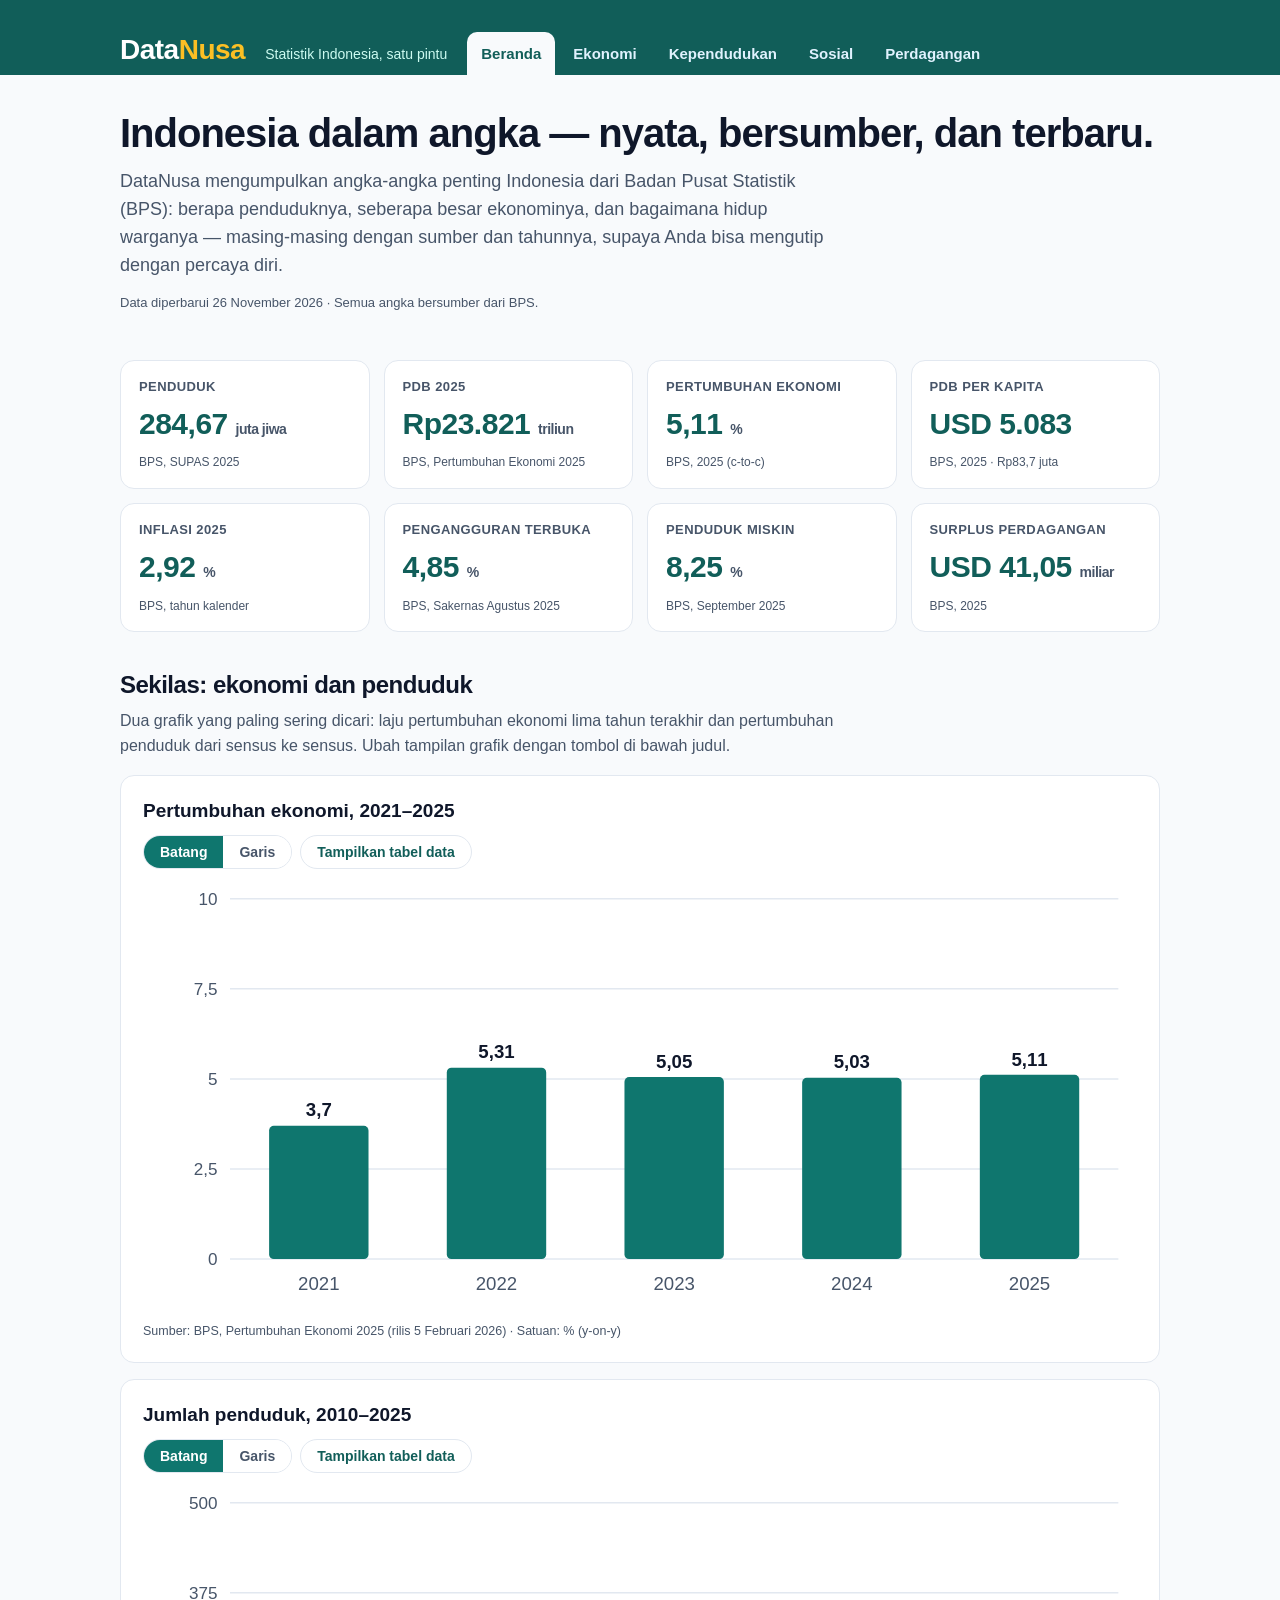
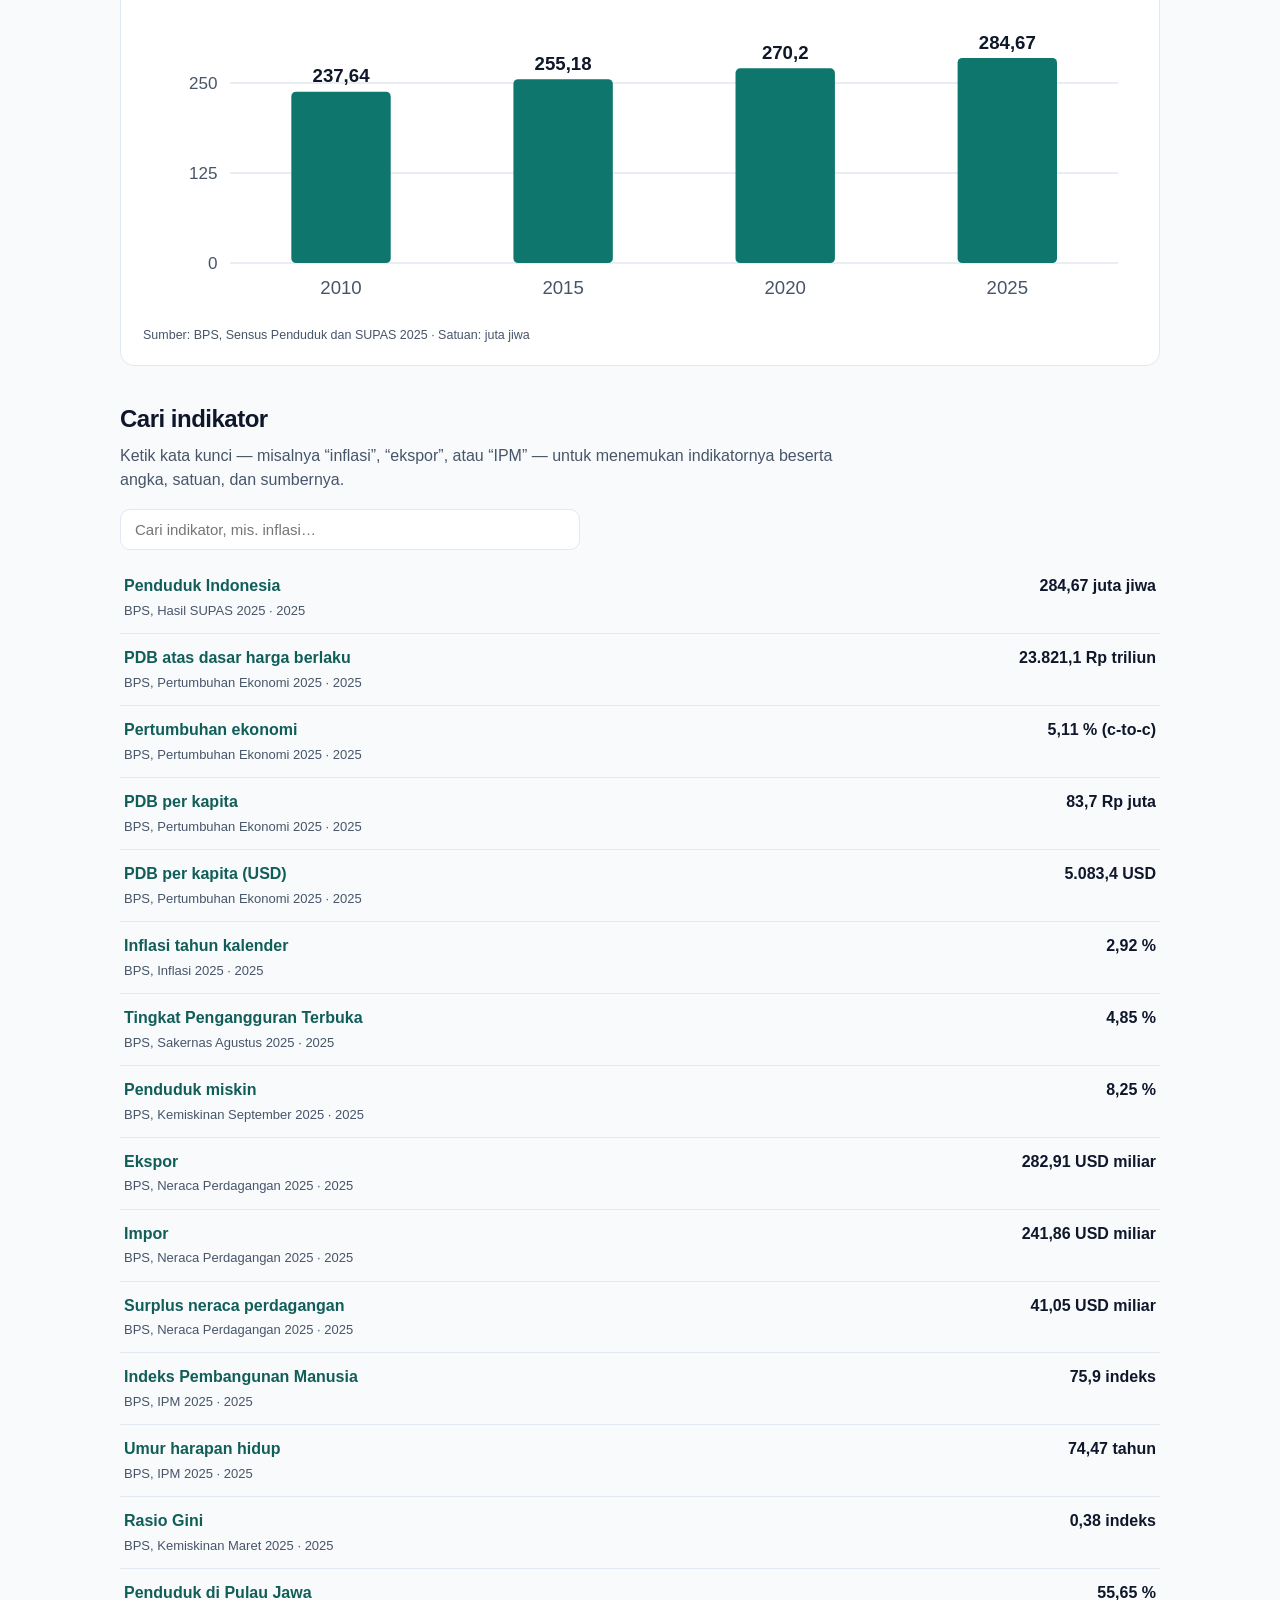
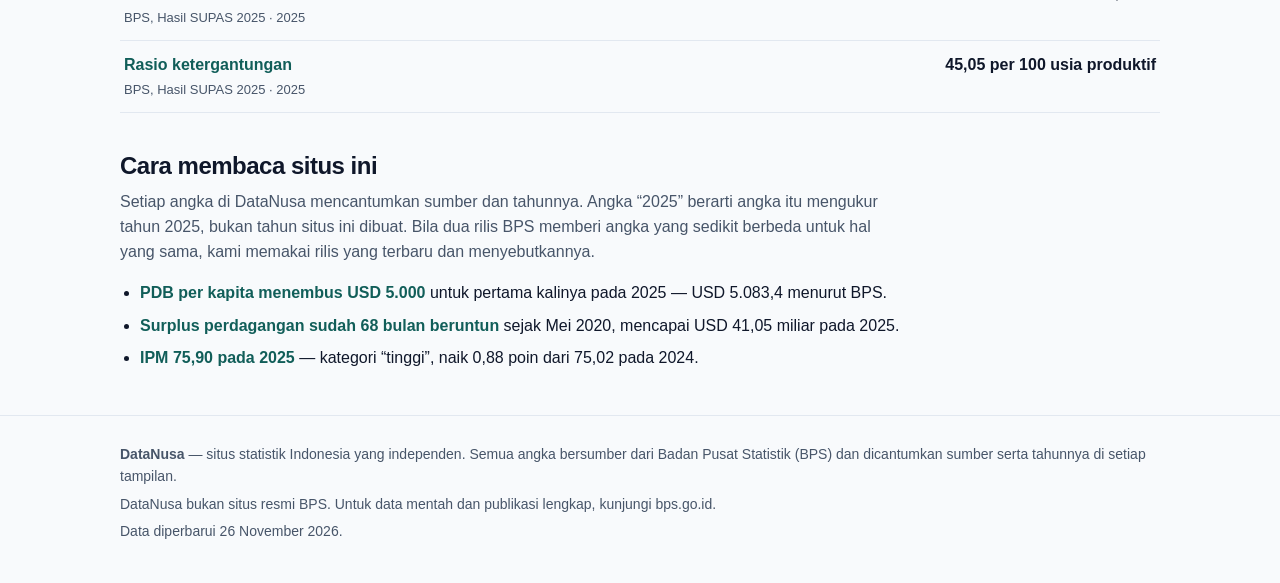
<file: app/index.html>
<!DOCTYPE html>
<html lang="id">
<head>
<meta charset="utf-8">
<meta name="viewport" content="width=device-width, initial-scale=1">
<title>DataNusa — Statistik Indonesia, Satu Pintu</title>
<meta name="description" content="Angka-angka penting Indonesia dari BPS: penduduk, PDB, inflasi, pengangguran, kemiskinan, perdagangan, dan pembangunan manusia.">
<link rel="stylesheet" href="style.css">
</head>
<body>
<header class="site-header">
  <div class="wrap">
    <a class="brand" href="index.html">Data<span>Nusa</span></a>
    <span class="tagline">Statistik Indonesia, satu pintu</span>
    <nav class="site-nav" aria-label="Navigasi utama">
      <a href="index.html">Beranda</a>
      <a href="ekonomi.html">Ekonomi</a>
      <a href="penduduk.html">Kependudukan</a>
      <a href="sosial.html">Sosial</a>
      <a href="perdagangan.html">Perdagangan</a>
    </nav>
  </div>
</header>

<main class="wrap">
  <div class="hero">
    <h1>Indonesia dalam angka — nyata, bersumber, dan terbaru.</h1>
    <p class="lede">DataNusa mengumpulkan angka-angka penting Indonesia dari Badan Pusat Statistik (BPS):
    berapa penduduknya, seberapa besar ekonominya, dan bagaimana hidup warganya — masing-masing
    dengan sumber dan tahunnya, supaya Anda bisa mengutip dengan percaya diri.</p>
    <p class="updated">Data diperbarui 26 November 2026 · Semua angka bersumber dari BPS.</p>
  </div>

  <div class="kpi-grid" aria-label="Angka utama">
    <div class="kpi">
      <div class="kpi-label">Penduduk</div>
      <div class="kpi-value">284,67 <span class="kpi-unit">juta jiwa</span></div>
      <div class="kpi-source">BPS, SUPAS 2025</div>
    </div>
    <div class="kpi">
      <div class="kpi-label">PDB 2025</div>
      <div class="kpi-value">Rp23.821 <span class="kpi-unit">triliun</span></div>
      <div class="kpi-source">BPS, Pertumbuhan Ekonomi 2025</div>
    </div>
    <div class="kpi">
      <div class="kpi-label">Pertumbuhan ekonomi</div>
      <div class="kpi-value">5,11 <span class="kpi-unit">%</span></div>
      <div class="kpi-source">BPS, 2025 (c-to-c)</div>
    </div>
    <div class="kpi">
      <div class="kpi-label">PDB per kapita</div>
      <div class="kpi-value">USD 5.083</div>
      <div class="kpi-source">BPS, 2025 · Rp83,7 juta</div>
    </div>
    <div class="kpi">
      <div class="kpi-label">Inflasi 2025</div>
      <div class="kpi-value">2,92 <span class="kpi-unit">%</span></div>
      <div class="kpi-source">BPS, tahun kalender</div>
    </div>
    <div class="kpi">
      <div class="kpi-label">Pengangguran terbuka</div>
      <div class="kpi-value">4,85 <span class="kpi-unit">%</span></div>
      <div class="kpi-source">BPS, Sakernas Agustus 2025</div>
    </div>
    <div class="kpi">
      <div class="kpi-label">Penduduk miskin</div>
      <div class="kpi-value">8,25 <span class="kpi-unit">%</span></div>
      <div class="kpi-source">BPS, September 2025</div>
    </div>
    <div class="kpi">
      <div class="kpi-label">Surplus perdagangan</div>
      <div class="kpi-value">USD 41,05 <span class="kpi-unit">miliar</span></div>
      <div class="kpi-source">BPS, 2025</div>
    </div>
  </div>

  <section class="block">
    <h2>Sekilas: ekonomi dan penduduk</h2>
    <p class="intro">Dua grafik yang paling sering dicari: laju pertumbuhan ekonomi lima tahun terakhir
    dan pertumbuhan penduduk dari sensus ke sensus. Ubah tampilan grafik dengan tombol di bawah judul.</p>

    <div class="card">
      <h3>Pertumbuhan ekonomi, 2021–2025</h3>
      <div class="controls">
        <span class="toggle-group" data-toggle-for="chart-growth">
          <button type="button" data-chart-type="bar" aria-pressed="true">Batang</button>
          <button type="button" data-chart-type="line" aria-pressed="false">Garis</button>
        </span>
        <button type="button" class="text-button" data-table-toggle="table-growth" aria-expanded="false">Tampilkan tabel data</button>
      </div>
      <div class="chart-box" id="chart-growth" data-chart="gdp-growth" data-type="bar"></div>
      <p class="chart-source"></p>
      <table class="data hidden" id="table-growth">
        <thead><tr><th>Tahun</th><th class="num">Pertumbuhan (%)</th></tr></thead>
        <tbody>
          <tr><td>2021</td><td class="num">3,70</td></tr>
          <tr><td>2022</td><td class="num">5,31</td></tr>
          <tr><td>2023</td><td class="num">5,05</td></tr>
          <tr><td>2024</td><td class="num">5,03</td></tr>
          <tr><td>2025</td><td class="num">5,11</td></tr>
        </tbody>
      </table>
    </div>

    <div class="card">
      <h3>Jumlah penduduk, 2010–2025</h3>
      <div class="controls">
        <span class="toggle-group" data-toggle-for="chart-population">
          <button type="button" data-chart-type="bar" aria-pressed="true">Batang</button>
          <button type="button" data-chart-type="line" aria-pressed="false">Garis</button>
        </span>
        <button type="button" class="text-button" data-table-toggle="table-population" aria-expanded="false">Tampilkan tabel data</button>
      </div>
      <div class="chart-box" id="chart-population" data-chart="population" data-type="bar"></div>
      <p class="chart-source"></p>
      <table class="data hidden" id="table-population">
        <thead><tr><th>Tahun</th><th class="num">Penduduk (juta jiwa)</th><th>Sumber</th></tr></thead>
        <tbody>
          <tr><td>2010</td><td class="num">237,64</td><td>Sensus Penduduk 2010</td></tr>
          <tr><td>2015</td><td class="num">255,18</td><td>SUPAS 2015</td></tr>
          <tr><td>2020</td><td class="num">270,20</td><td>Sensus Penduduk 2020</td></tr>
          <tr><td>2025</td><td class="num">284,67</td><td>SUPAS 2025</td></tr>
        </tbody>
      </table>
    </div>
  </section>

  <section class="block">
    <h2>Cari indikator</h2>
    <p class="intro">Ketik kata kunci — misalnya “inflasi”, “ekspor”, atau “IPM” — untuk menemukan
    indikatornya beserta angka, satuan, dan sumbernya.</p>
    <div class="search-box">
      <input type="search" id="indicator-search" placeholder="Cari indikator, mis. inflasi…" aria-label="Cari indikator">
    </div>
    <ul class="index" id="indicator-index"></ul>
    <p class="note hidden" id="indicator-index-empty">Tidak ada indikator yang cocok dengan pencarian Anda.</p>
  </section>

  <section class="block">
    <h2>Cara membaca situs ini</h2>
    <p class="intro">Setiap angka di DataNusa mencantumkan sumber dan tahunnya. Angka “2025” berarti
    angka itu mengukur tahun 2025, bukan tahun situs ini dibuat. Bila dua rilis BPS memberi angka
    yang sedikit berbeda untuk hal yang sama, kami memakai rilis yang terbaru dan menyebutkannya.</p>
    <ul class="facts">
      <li><strong>PDB per kapita menembus USD 5.000</strong> untuk pertama kalinya pada 2025 — USD 5.083,4 menurut BPS.</li>
      <li><strong>Surplus perdagangan sudah 68 bulan beruntun</strong> sejak Mei 2020, mencapai USD 41,05 miliar pada 2025.</li>
      <li><strong>IPM 75,90 pada 2025</strong> — kategori “tinggi”, naik 0,88 poin dari 75,02 pada 2024.</li>
    </ul>
  </section>
</main>

<footer class="site-footer">
  <div class="wrap">
    <p><strong>DataNusa</strong> — situs statistik Indonesia yang independen. Semua angka bersumber dari Badan Pusat Statistik (BPS) dan dicantumkan sumber serta tahunnya di setiap tampilan.</p>
    <p>DataNusa bukan situs resmi BPS. Untuk data mentah dan publikasi lengkap, kunjungi bps.go.id.</p>
    <p>Data diperbarui 26 November 2026.</p>
  </div>
</footer>

<script type="module" src="app.js"></script>
</body>
</html>
</file>
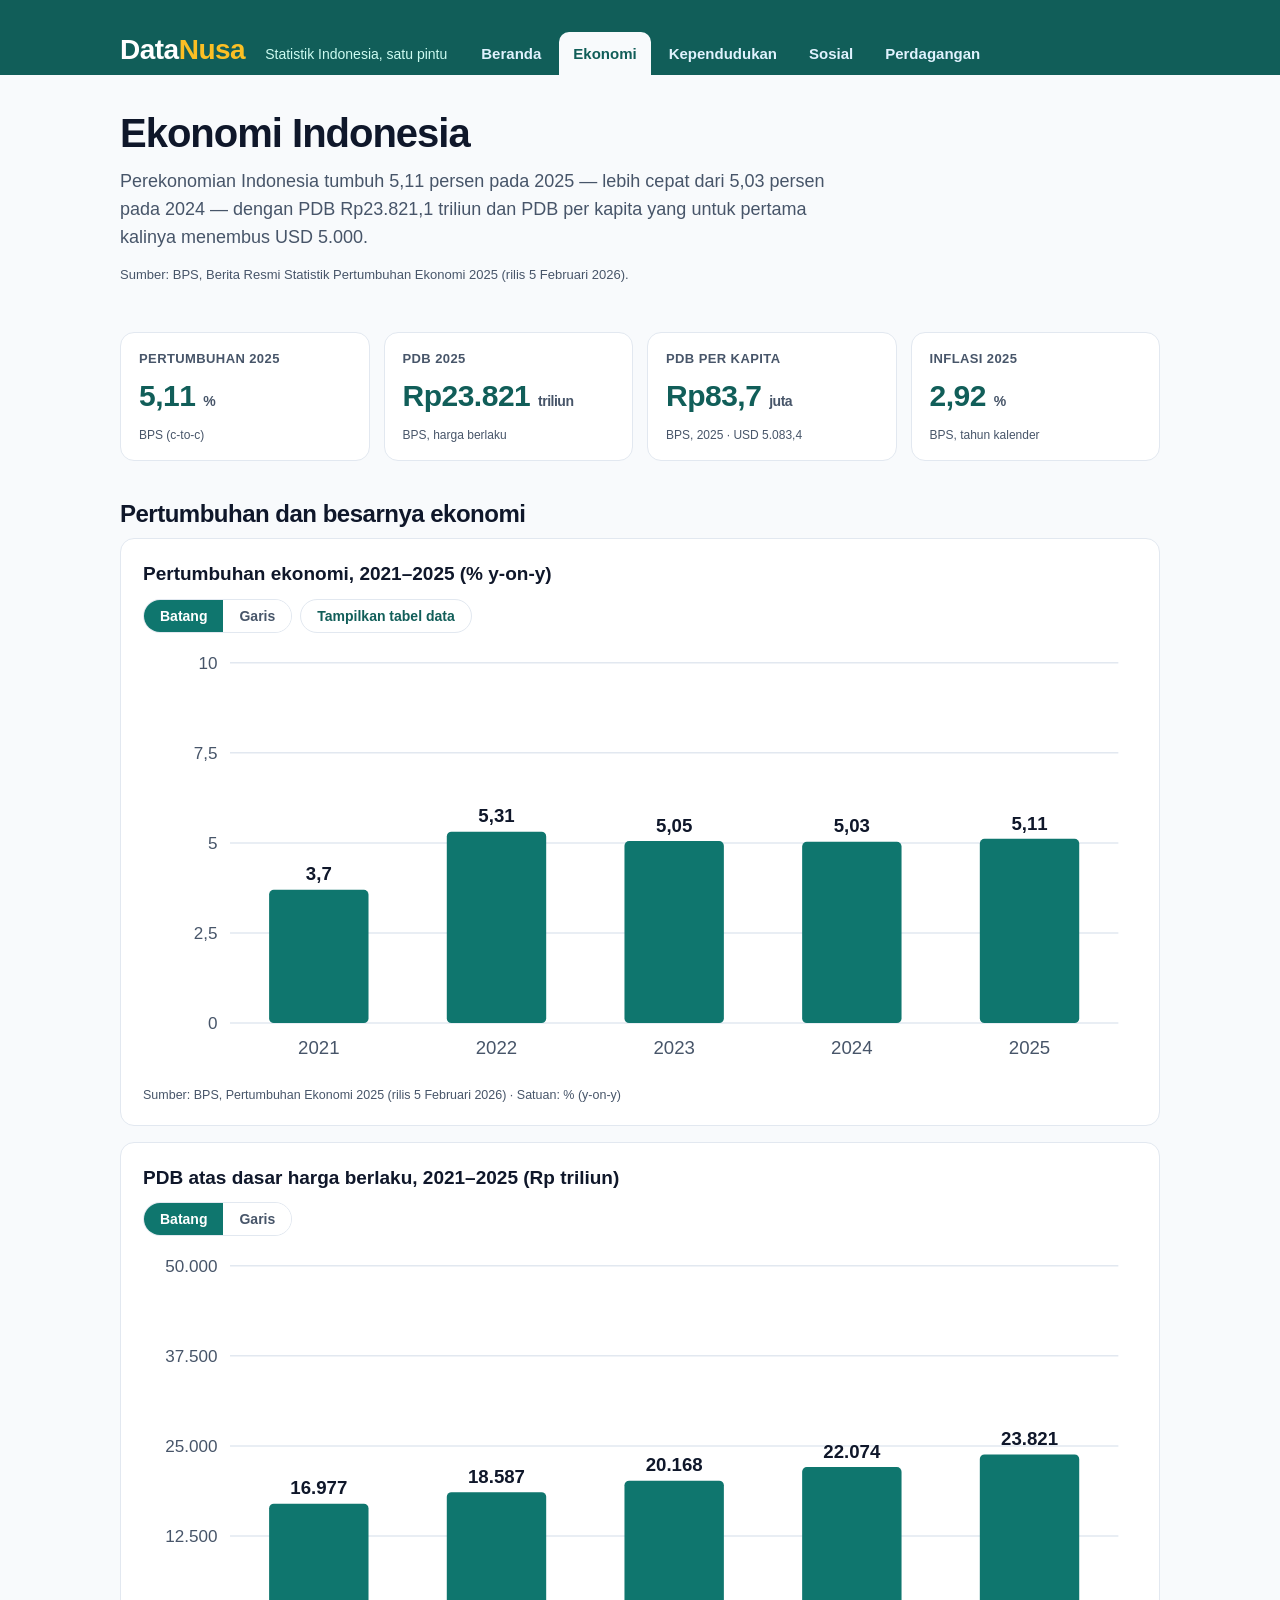
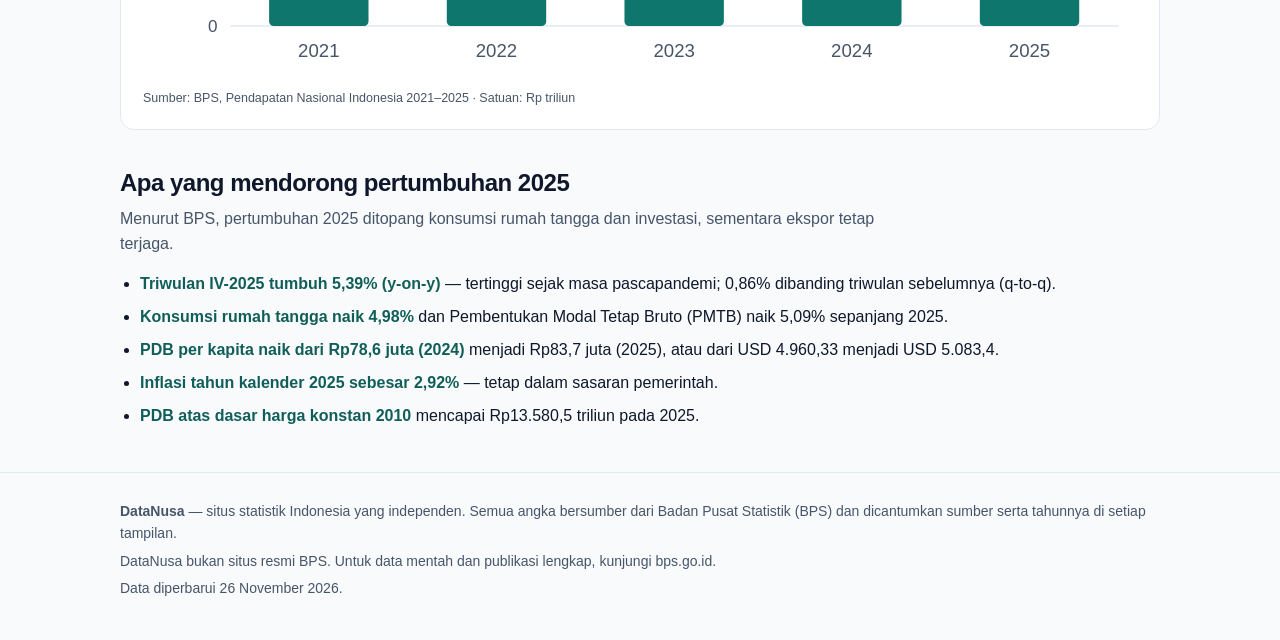
<file: app/ekonomi.html>
<!DOCTYPE html>
<html lang="id">
<head>
<meta charset="utf-8">
<meta name="viewport" content="width=device-width, initial-scale=1">
<title>Ekonomi — DataNusa · Statistik Indonesia</title>
<meta name="description" content="PDB, pertumbuhan ekonomi, dan inflasi Indonesia dari BPS.">
<link rel="stylesheet" href="style.css">
</head>
<body>
<header class="site-header">
  <div class="wrap">
    <a class="brand" href="index.html">Data<span>Nusa</span></a>
    <span class="tagline">Statistik Indonesia, satu pintu</span>
    <nav class="site-nav" aria-label="Navigasi utama">
      <a href="index.html">Beranda</a>
      <a href="ekonomi.html">Ekonomi</a>
      <a href="penduduk.html">Kependudukan</a>
      <a href="sosial.html">Sosial</a>
      <a href="perdagangan.html">Perdagangan</a>
    </nav>
  </div>
</header>

<main class="wrap">
  <div class="hero">
    <h1>Ekonomi Indonesia</h1>
    <p class="lede">Perekonomian Indonesia tumbuh 5,11 persen pada 2025 — lebih cepat dari 5,03 persen
    pada 2024 — dengan PDB Rp23.821,1 triliun dan PDB per kapita yang untuk pertama kalinya
    menembus USD 5.000.</p>
    <p class="updated">Sumber: BPS, Berita Resmi Statistik Pertumbuhan Ekonomi 2025 (rilis 5 Februari 2026).</p>
  </div>

  <div class="kpi-grid" aria-label="Angka utama ekonomi">
    <div class="kpi">
      <div class="kpi-label">Pertumbuhan 2025</div>
      <div class="kpi-value">5,11 <span class="kpi-unit">%</span></div>
      <div class="kpi-source">BPS (c-to-c)</div>
    </div>
    <div class="kpi">
      <div class="kpi-label">PDB 2025</div>
      <div class="kpi-value">Rp23.821 <span class="kpi-unit">triliun</span></div>
      <div class="kpi-source">BPS, harga berlaku</div>
    </div>
    <div class="kpi">
      <div class="kpi-label">PDB per kapita</div>
      <div class="kpi-value">Rp83,7 <span class="kpi-unit">juta</span></div>
      <div class="kpi-source">BPS, 2025 · USD 5.083,4</div>
    </div>
    <div class="kpi">
      <div class="kpi-label">Inflasi 2025</div>
      <div class="kpi-value">2,92 <span class="kpi-unit">%</span></div>
      <div class="kpi-source">BPS, tahun kalender</div>
    </div>
  </div>

  <section class="block">
    <h2>Pertumbuhan dan besarnya ekonomi</h2>
    <div class="card">
      <h3>Pertumbuhan ekonomi, 2021–2025 (% y-on-y)</h3>
      <div class="controls">
        <span class="toggle-group" data-toggle-for="chart-growth">
          <button type="button" data-chart-type="bar" aria-pressed="true">Batang</button>
          <button type="button" data-chart-type="line" aria-pressed="false">Garis</button>
        </span>
        <button type="button" class="text-button" data-table-toggle="table-growth" aria-expanded="false">Tampilkan tabel data</button>
      </div>
      <div class="chart-box" id="chart-growth" data-chart="gdp-growth" data-type="bar"></div>
      <p class="chart-source"></p>
      <table class="data hidden" id="table-growth">
        <thead><tr><th>Tahun</th><th class="num">Pertumbuhan (%)</th><th class="num">PDB (Rp triliun)</th></tr></thead>
        <tbody>
          <tr><td>2021</td><td class="num">3,70</td><td class="num">16.977</td></tr>
          <tr><td>2022</td><td class="num">5,31</td><td class="num">18.587</td></tr>
          <tr><td>2023</td><td class="num">5,05</td><td class="num">20.168</td></tr>
          <tr><td>2024</td><td class="num">5,03</td><td class="num">22.074</td></tr>
          <tr><td>2025</td><td class="num">5,11</td><td class="num">23.821</td></tr>
        </tbody>
      </table>
    </div>

    <div class="card">
      <h3>PDB atas dasar harga berlaku, 2021–2025 (Rp triliun)</h3>
      <div class="controls">
        <span class="toggle-group" data-toggle-for="chart-nominal">
          <button type="button" data-chart-type="bar" aria-pressed="true">Batang</button>
          <button type="button" data-chart-type="line" aria-pressed="false">Garis</button>
        </span>
      </div>
      <div class="chart-box" id="chart-nominal" data-chart="gdp-nominal" data-type="bar"></div>
      <p class="chart-source"></p>
    </div>
  </section>

  <section class="block">
    <h2>Apa yang mendorong pertumbuhan 2025</h2>
    <p class="intro">Menurut BPS, pertumbuhan 2025 ditopang konsumsi rumah tangga dan investasi,
    sementara ekspor tetap terjaga.</p>
    <ul class="facts">
      <li><strong>Triwulan IV-2025 tumbuh 5,39% (y-on-y)</strong> — tertinggi sejak masa pascapandemi; 0,86% dibanding triwulan sebelumnya (q-to-q).</li>
      <li><strong>Konsumsi rumah tangga naik 4,98%</strong> dan Pembentukan Modal Tetap Bruto (PMTB) naik 5,09% sepanjang 2025.</li>
      <li><strong>PDB per kapita naik dari Rp78,6 juta (2024)</strong> menjadi Rp83,7 juta (2025), atau dari USD 4.960,33 menjadi USD 5.083,4.</li>
      <li><strong>Inflasi tahun kalender 2025 sebesar 2,92%</strong> — tetap dalam sasaran pemerintah.</li>
      <li><strong>PDB atas dasar harga konstan 2010</strong> mencapai Rp13.580,5 triliun pada 2025.</li>
    </ul>
  </section>
</main>

<footer class="site-footer">
  <div class="wrap">
    <p><strong>DataNusa</strong> — situs statistik Indonesia yang independen. Semua angka bersumber dari Badan Pusat Statistik (BPS) dan dicantumkan sumber serta tahunnya di setiap tampilan.</p>
    <p>DataNusa bukan situs resmi BPS. Untuk data mentah dan publikasi lengkap, kunjungi bps.go.id.</p>
    <p>Data diperbarui 26 November 2026.</p>
  </div>
</footer>

<script type="module" src="app.js"></script>
</body>
</html>
</file>
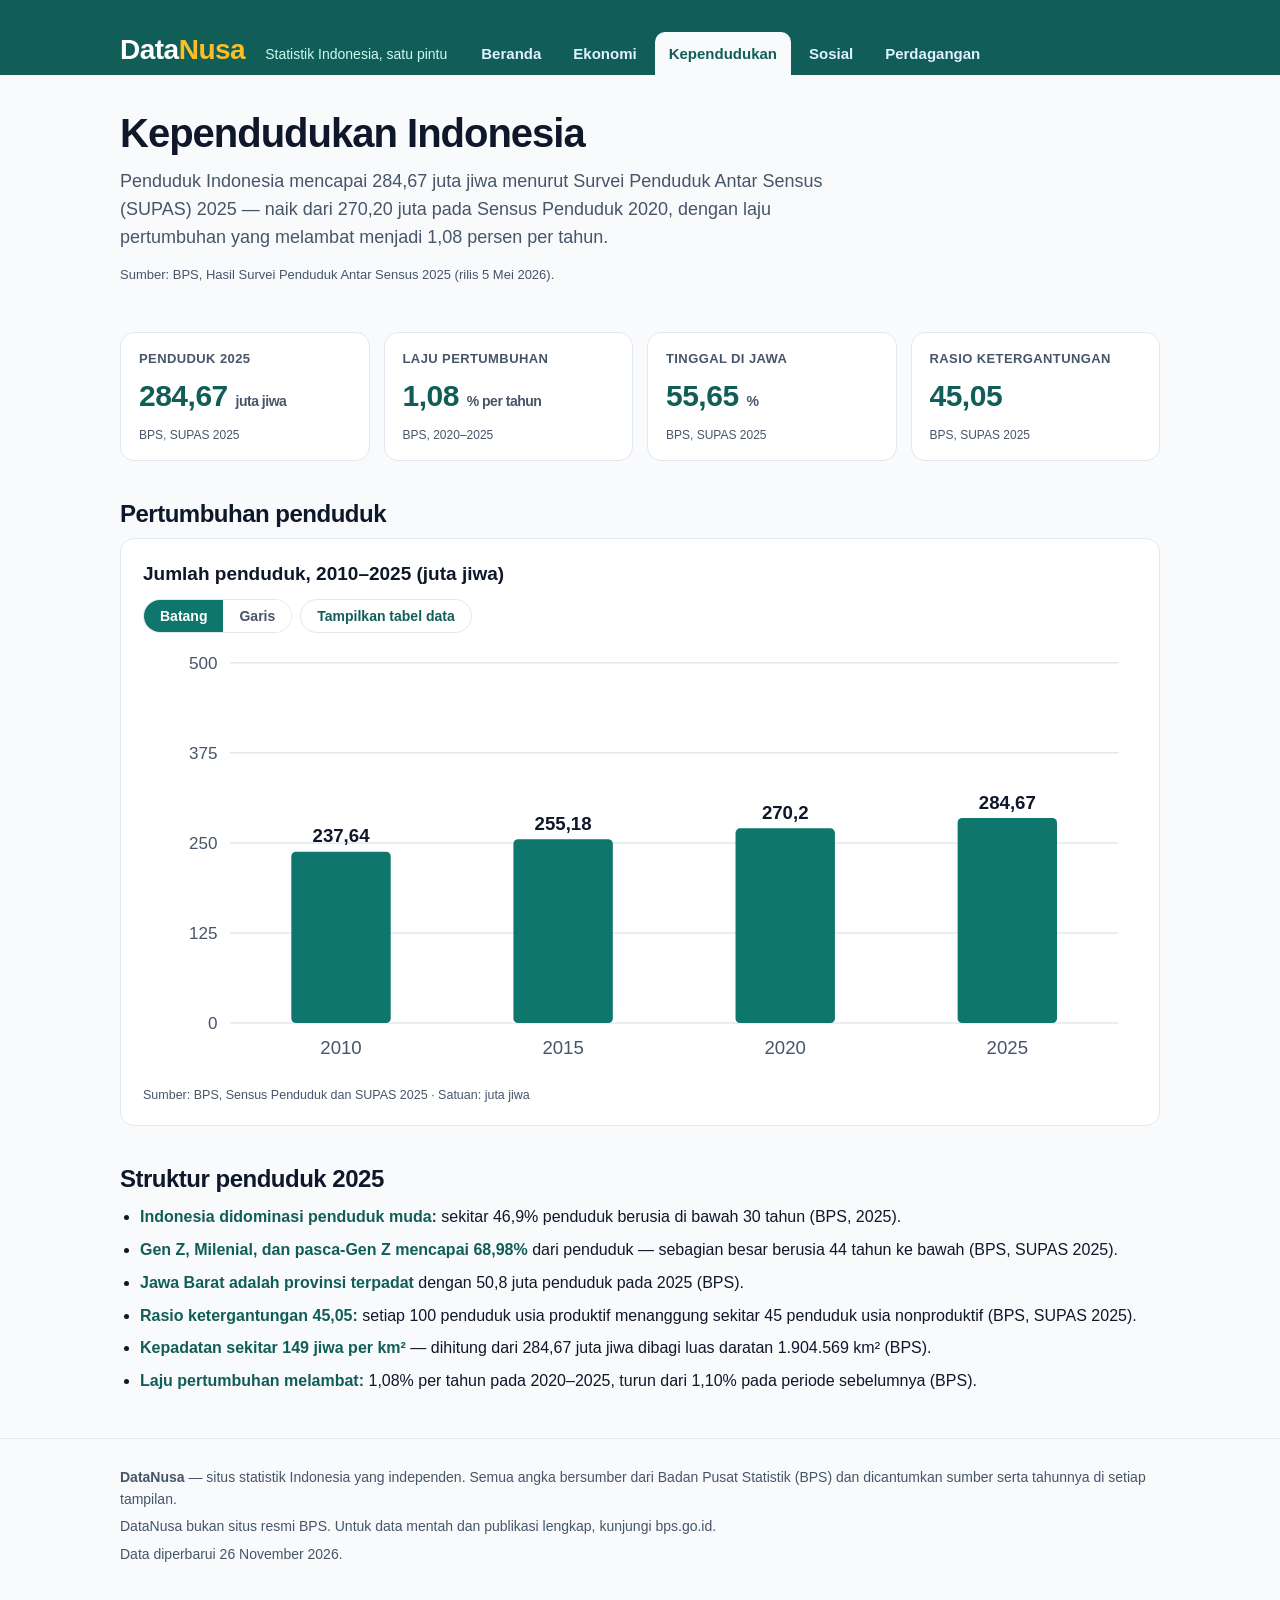
<file: app/penduduk.html>
<!DOCTYPE html>
<html lang="id">
<head>
<meta charset="utf-8">
<meta name="viewport" content="width=device-width, initial-scale=1">
<title>Kependudukan — DataNusa · Statistik Indonesia</title>
<meta name="description" content="Jumlah, pertumbuhan, dan sebaran penduduk Indonesia dari BPS dan SUPAS 2025.">
<link rel="stylesheet" href="style.css">
</head>
<body>
<header class="site-header">
  <div class="wrap">
    <a class="brand" href="index.html">Data<span>Nusa</span></a>
    <span class="tagline">Statistik Indonesia, satu pintu</span>
    <nav class="site-nav" aria-label="Navigasi utama">
      <a href="index.html">Beranda</a>
      <a href="ekonomi.html">Ekonomi</a>
      <a href="penduduk.html">Kependudukan</a>
      <a href="sosial.html">Sosial</a>
      <a href="perdagangan.html">Perdagangan</a>
    </nav>
  </div>
</header>

<main class="wrap">
  <div class="hero">
    <h1>Kependudukan Indonesia</h1>
    <p class="lede">Penduduk Indonesia mencapai 284,67 juta jiwa menurut Survei Penduduk Antar Sensus
    (SUPAS) 2025 — naik dari 270,20 juta pada Sensus Penduduk 2020, dengan laju pertumbuhan
    yang melambat menjadi 1,08 persen per tahun.</p>
    <p class="updated">Sumber: BPS, Hasil Survei Penduduk Antar Sensus 2025 (rilis 5 Mei 2026).</p>
  </div>

  <div class="kpi-grid" aria-label="Angka utama kependudukan">
    <div class="kpi">
      <div class="kpi-label">Penduduk 2025</div>
      <div class="kpi-value">284,67 <span class="kpi-unit">juta jiwa</span></div>
      <div class="kpi-source">BPS, SUPAS 2025</div>
    </div>
    <div class="kpi">
      <div class="kpi-label">Laju pertumbuhan</div>
      <div class="kpi-value">1,08 <span class="kpi-unit">% per tahun</span></div>
      <div class="kpi-source">BPS, 2020–2025</div>
    </div>
    <div class="kpi">
      <div class="kpi-label">Tinggal di Jawa</div>
      <div class="kpi-value">55,65 <span class="kpi-unit">%</span></div>
      <div class="kpi-source">BPS, SUPAS 2025</div>
    </div>
    <div class="kpi">
      <div class="kpi-label">Rasio ketergantungan</div>
      <div class="kpi-value">45,05</div>
      <div class="kpi-source">BPS, SUPAS 2025</div>
    </div>
  </div>

  <section class="block">
    <h2>Pertumbuhan penduduk</h2>
    <div class="card">
      <h3>Jumlah penduduk, 2010–2025 (juta jiwa)</h3>
      <div class="controls">
        <span class="toggle-group" data-toggle-for="chart-population">
          <button type="button" data-chart-type="bar" aria-pressed="true">Batang</button>
          <button type="button" data-chart-type="line" aria-pressed="false">Garis</button>
        </span>
        <button type="button" class="text-button" data-table-toggle="table-population" aria-expanded="false">Tampilkan tabel data</button>
      </div>
      <div class="chart-box" id="chart-population" data-chart="population" data-type="bar"></div>
      <p class="chart-source"></p>
      <table class="data hidden" id="table-population">
        <thead><tr><th>Tahun</th><th class="num">Penduduk (juta jiwa)</th><th>Sumber</th></tr></thead>
        <tbody>
          <tr><td>2010</td><td class="num">237,64</td><td>Sensus Penduduk 2010</td></tr>
          <tr><td>2015</td><td class="num">255,18</td><td>SUPAS 2015</td></tr>
          <tr><td>2020</td><td class="num">270,20</td><td>Sensus Penduduk 2020</td></tr>
          <tr><td>2025</td><td class="num">284,67</td><td>SUPAS 2025</td></tr>
        </tbody>
      </table>
    </div>
  </section>

  <section class="block">
    <h2>Struktur penduduk 2025</h2>
    <ul class="facts">
      <li><strong>Indonesia didominasi penduduk muda:</strong> sekitar 46,9% penduduk berusia di bawah 30 tahun (BPS, 2025).</li>
      <li><strong>Gen Z, Milenial, dan pasca-Gen Z mencapai 68,98%</strong> dari penduduk — sebagian besar berusia 44 tahun ke bawah (BPS, SUPAS 2025).</li>
      <li><strong>Jawa Barat adalah provinsi terpadat</strong> dengan 50,8 juta penduduk pada 2025 (BPS).</li>
      <li><strong>Rasio ketergantungan 45,05:</strong> setiap 100 penduduk usia produktif menanggung sekitar 45 penduduk usia nonproduktif (BPS, SUPAS 2025).</li>
      <li><strong>Kepadatan sekitar 149 jiwa per km²</strong> — dihitung dari 284,67 juta jiwa dibagi luas daratan 1.904.569 km² (BPS).</li>
      <li><strong>Laju pertumbuhan melambat:</strong> 1,08% per tahun pada 2020–2025, turun dari 1,10% pada periode sebelumnya (BPS).</li>
    </ul>
  </section>
</main>

<footer class="site-footer">
  <div class="wrap">
    <p><strong>DataNusa</strong> — situs statistik Indonesia yang independen. Semua angka bersumber dari Badan Pusat Statistik (BPS) dan dicantumkan sumber serta tahunnya di setiap tampilan.</p>
    <p>DataNusa bukan situs resmi BPS. Untuk data mentah dan publikasi lengkap, kunjungi bps.go.id.</p>
    <p>Data diperbarui 26 November 2026.</p>
  </div>
</footer>

<script type="module" src="app.js"></script>
</body>
</html>
</file>
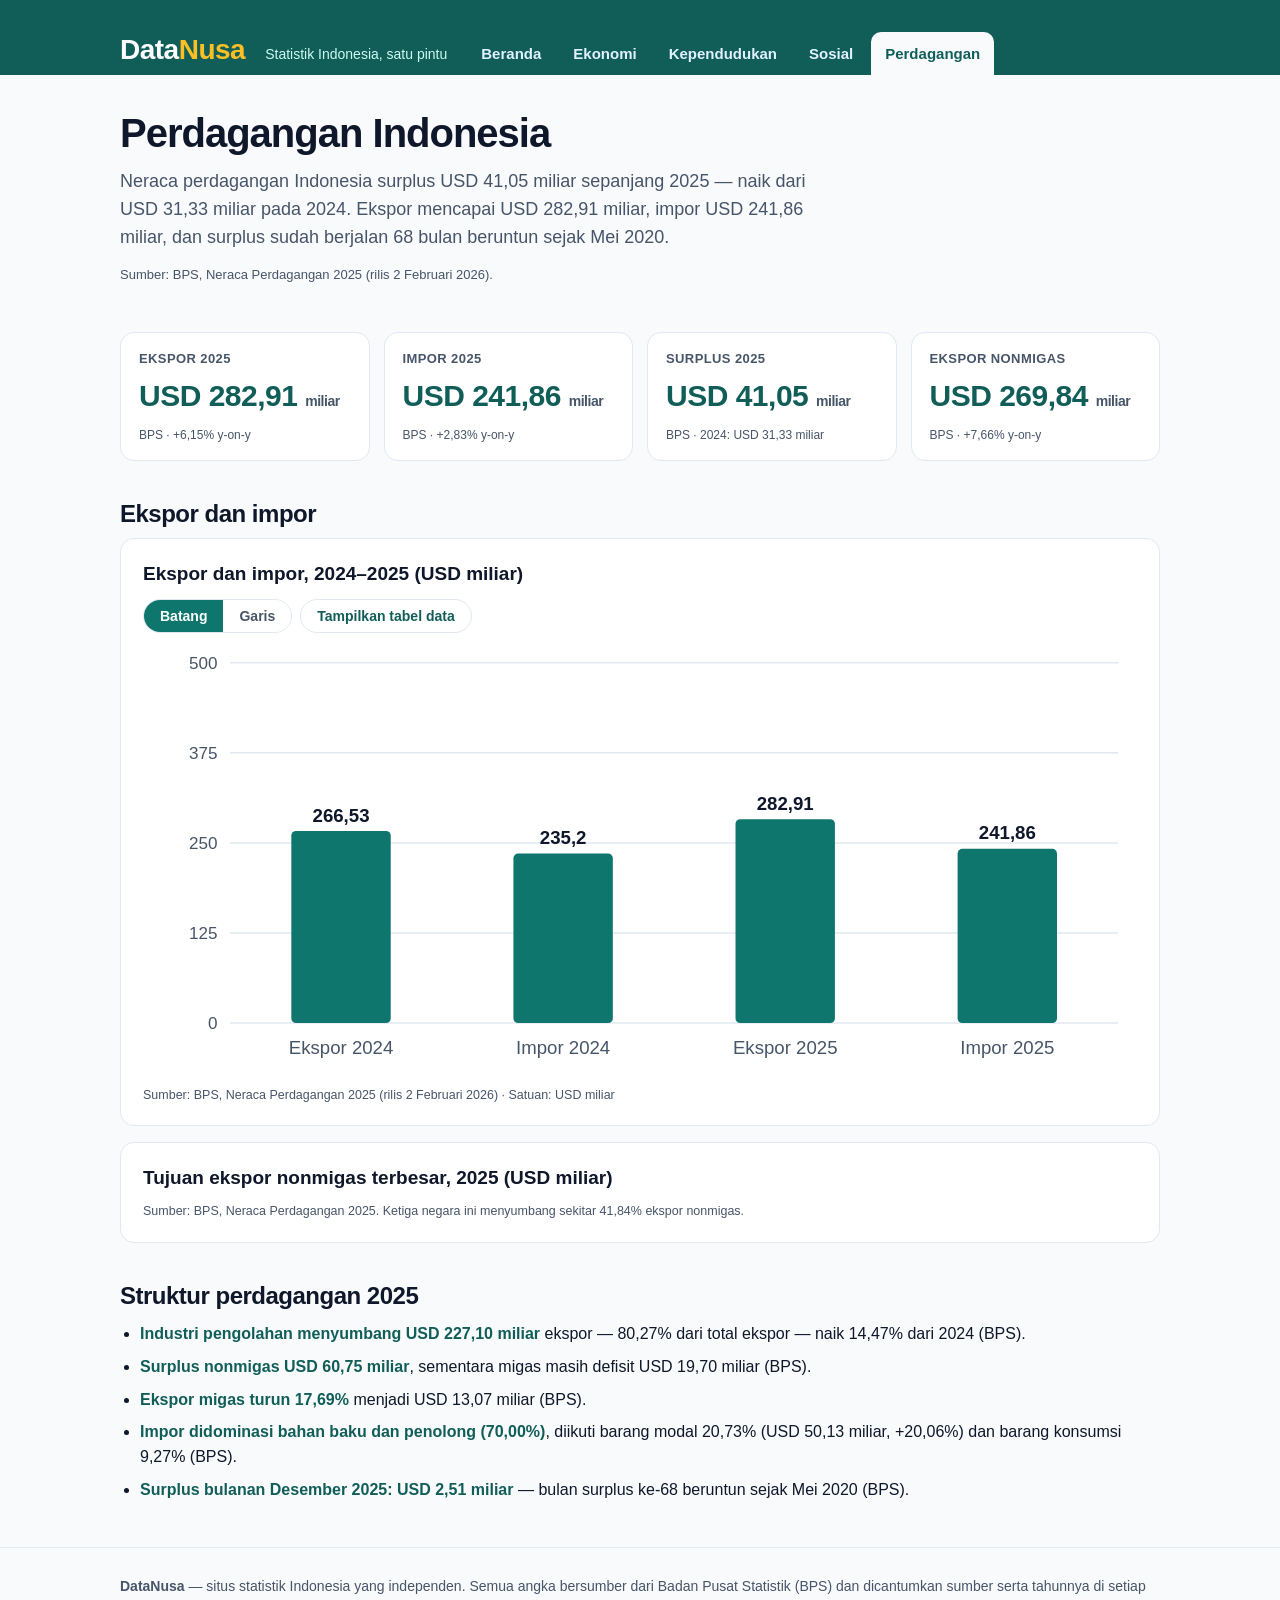
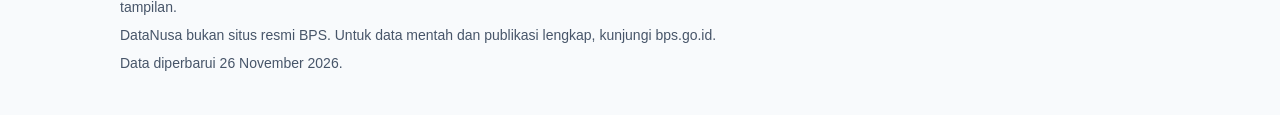
<file: app/perdagangan.html>
<!DOCTYPE html>
<html lang="id">
<head>
<meta charset="utf-8">
<meta name="viewport" content="width=device-width, initial-scale=1">
<title>Perdagangan — DataNusa · Statistik Indonesia</title>
<meta name="description" content="Ekspor, impor, dan neraca perdagangan Indonesia dari BPS.">
<link rel="stylesheet" href="style.css">
</head>
<body>
<header class="site-header">
  <div class="wrap">
    <a class="brand" href="index.html">Data<span>Nusa</span></a>
    <span class="tagline">Statistik Indonesia, satu pintu</span>
    <nav class="site-nav" aria-label="Navigasi utama">
      <a href="index.html">Beranda</a>
      <a href="ekonomi.html">Ekonomi</a>
      <a href="penduduk.html">Kependudukan</a>
      <a href="sosial.html">Sosial</a>
      <a href="perdagangan.html">Perdagangan</a>
    </nav>
  </div>
</header>

<main class="wrap">
  <div class="hero">
    <h1>Perdagangan Indonesia</h1>
    <p class="lede">Neraca perdagangan Indonesia surplus USD 41,05 miliar sepanjang 2025 — naik dari
    USD 31,33 miliar pada 2024. Ekspor mencapai USD 282,91 miliar, impor USD 241,86 miliar,
    dan surplus sudah berjalan 68 bulan beruntun sejak Mei 2020.</p>
    <p class="updated">Sumber: BPS, Neraca Perdagangan 2025 (rilis 2 Februari 2026).</p>
  </div>

  <div class="kpi-grid" aria-label="Angka utama perdagangan">
    <div class="kpi">
      <div class="kpi-label">Ekspor 2025</div>
      <div class="kpi-value">USD 282,91 <span class="kpi-unit">miliar</span></div>
      <div class="kpi-source">BPS · +6,15% y-on-y</div>
    </div>
    <div class="kpi">
      <div class="kpi-label">Impor 2025</div>
      <div class="kpi-value">USD 241,86 <span class="kpi-unit">miliar</span></div>
      <div class="kpi-source">BPS · +2,83% y-on-y</div>
    </div>
    <div class="kpi">
      <div class="kpi-label">Surplus 2025</div>
      <div class="kpi-value">USD 41,05 <span class="kpi-unit">miliar</span></div>
      <div class="kpi-source">BPS · 2024: USD 31,33 miliar</div>
    </div>
    <div class="kpi">
      <div class="kpi-label">Ekspor nonmigas</div>
      <div class="kpi-value">USD 269,84 <span class="kpi-unit">miliar</span></div>
      <div class="kpi-source">BPS · +7,66% y-on-y</div>
    </div>
  </div>

  <section class="block">
    <h2>Ekspor dan impor</h2>
    <div class="card">
      <h3>Ekspor dan impor, 2024–2025 (USD miliar)</h3>
      <div class="controls">
        <span class="toggle-group" data-toggle-for="chart-trade">
          <button type="button" data-chart-type="bar" aria-pressed="true">Batang</button>
          <button type="button" data-chart-type="line" aria-pressed="false">Garis</button>
        </span>
        <button type="button" class="text-button" data-table-toggle="table-trade" aria-expanded="false">Tampilkan tabel data</button>
      </div>
      <div class="chart-box" id="chart-trade" data-chart="trade" data-type="bar"></div>
      <p class="chart-source"></p>
      <table class="data hidden" id="table-trade">
        <thead><tr><th>Arus</th><th class="num">2024 (USD miliar)</th><th class="num">2025 (USD miliar)</th></tr></thead>
        <tbody>
          <tr><td>Ekspor</td><td class="num">266,53</td><td class="num">282,91</td></tr>
          <tr><td>Impor</td><td class="num">235,20</td><td class="num">241,86</td></tr>
          <tr><td>Surplus</td><td class="num">31,33</td><td class="num">41,05</td></tr>
        </tbody>
      </table>
    </div>

    <div class="card">
      <h3>Tujuan ekspor nonmigas terbesar, 2025 (USD miliar)</h3>
      <div class="chart-box" id="destination-chart"></div>
      <p class="chart-source">Sumber: BPS, Neraca Perdagangan 2025. Ketiga negara ini menyumbang sekitar 41,84% ekspor nonmigas.</p>
    </div>
  </section>

  <section class="block">
    <h2>Struktur perdagangan 2025</h2>
    <ul class="facts">
      <li><strong>Industri pengolahan menyumbang USD 227,10 miliar</strong> ekspor — 80,27% dari total ekspor — naik 14,47% dari 2024 (BPS).</li>
      <li><strong>Surplus nonmigas USD 60,75 miliar</strong>, sementara migas masih defisit USD 19,70 miliar (BPS).</li>
      <li><strong>Ekspor migas turun 17,69%</strong> menjadi USD 13,07 miliar (BPS).</li>
      <li><strong>Impor didominasi bahan baku dan penolong (70,00%)</strong>, diikuti barang modal 20,73% (USD 50,13 miliar, +20,06%) dan barang konsumsi 9,27% (BPS).</li>
      <li><strong>Surplus bulanan Desember 2025: USD 2,51 miliar</strong> — bulan surplus ke-68 beruntun sejak Mei 2020 (BPS).</li>
    </ul>
  </section>
</main>

<footer class="site-footer">
  <div class="wrap">
    <p><strong>DataNusa</strong> — situs statistik Indonesia yang independen. Semua angka bersumber dari Badan Pusat Statistik (BPS) dan dicantumkan sumber serta tahunnya di setiap tampilan.</p>
    <p>DataNusa bukan situs resmi BPS. Untuk data mentah dan publikasi lengkap, kunjungi bps.go.id.</p>
    <p>Data diperbarui 26 November 2026.</p>
  </div>
</footer>

<script type="module" src="app.js"></script>
</body>
</html>
</file>
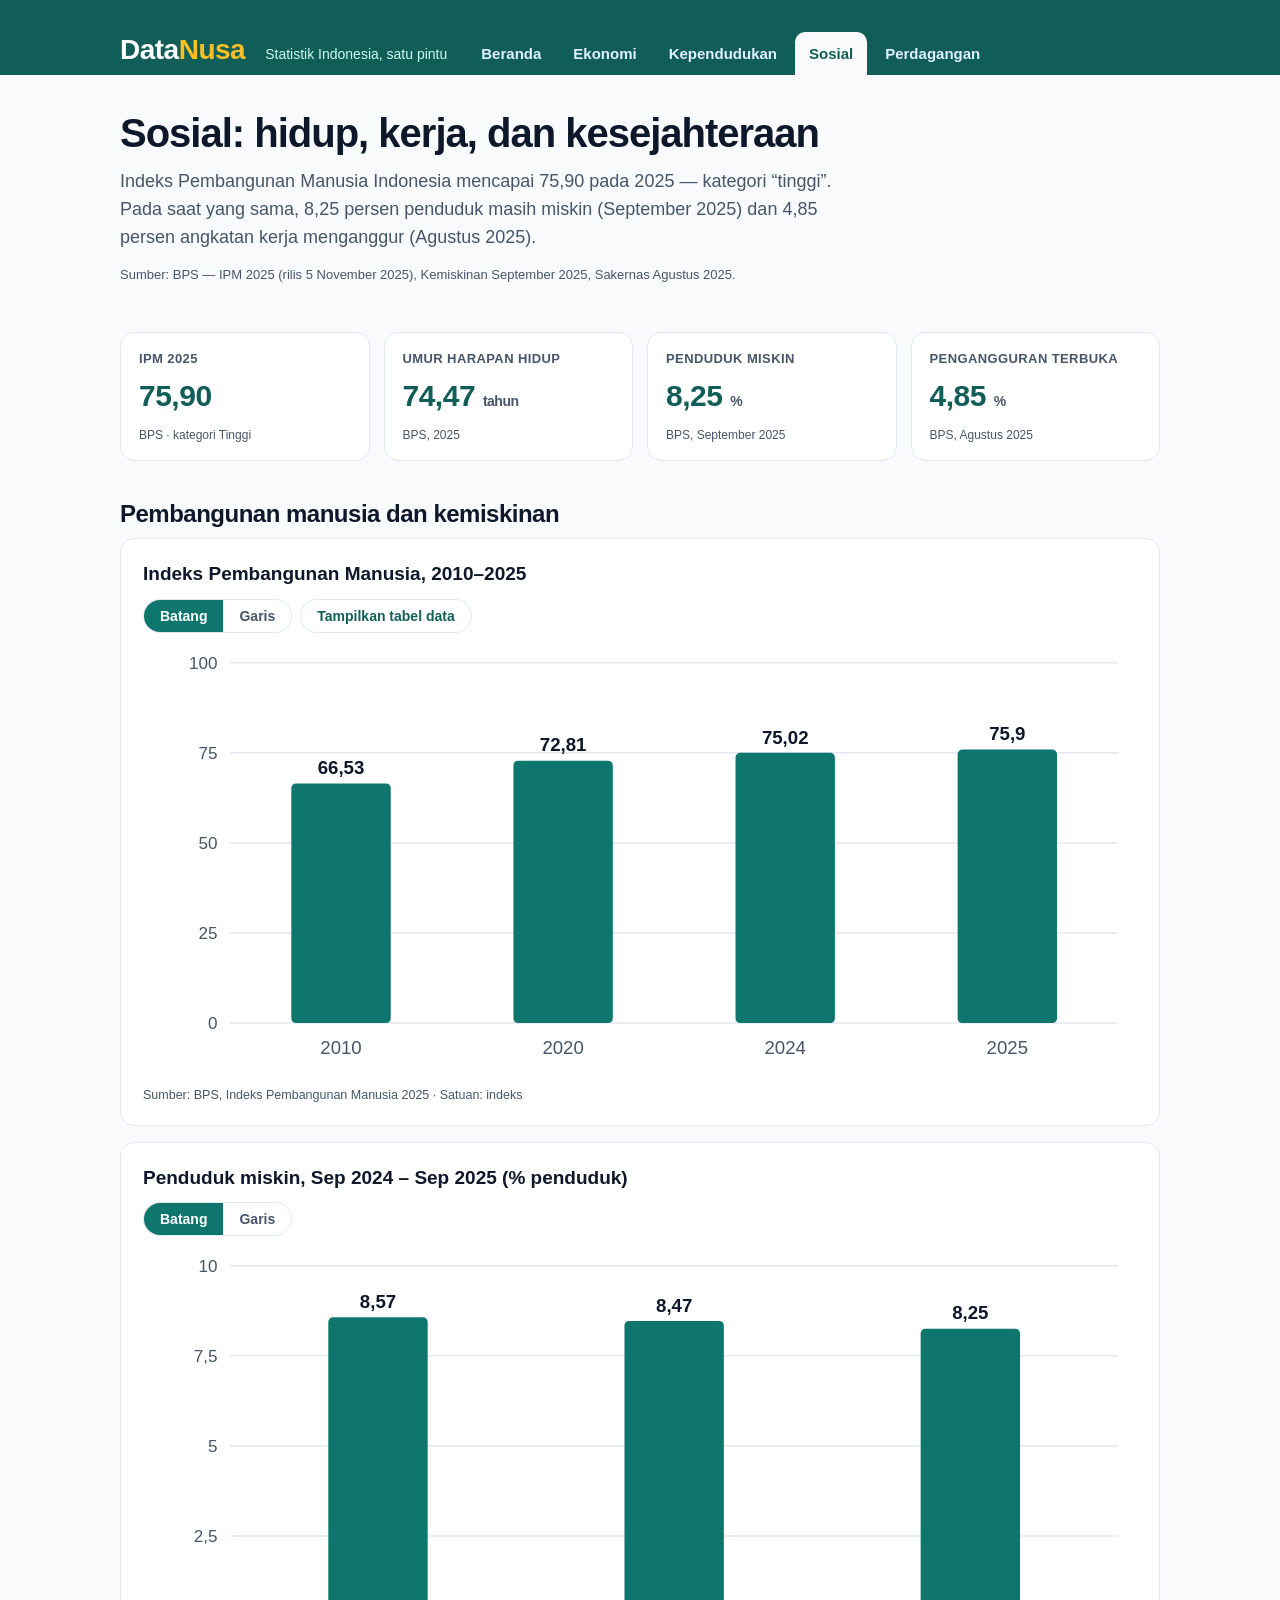
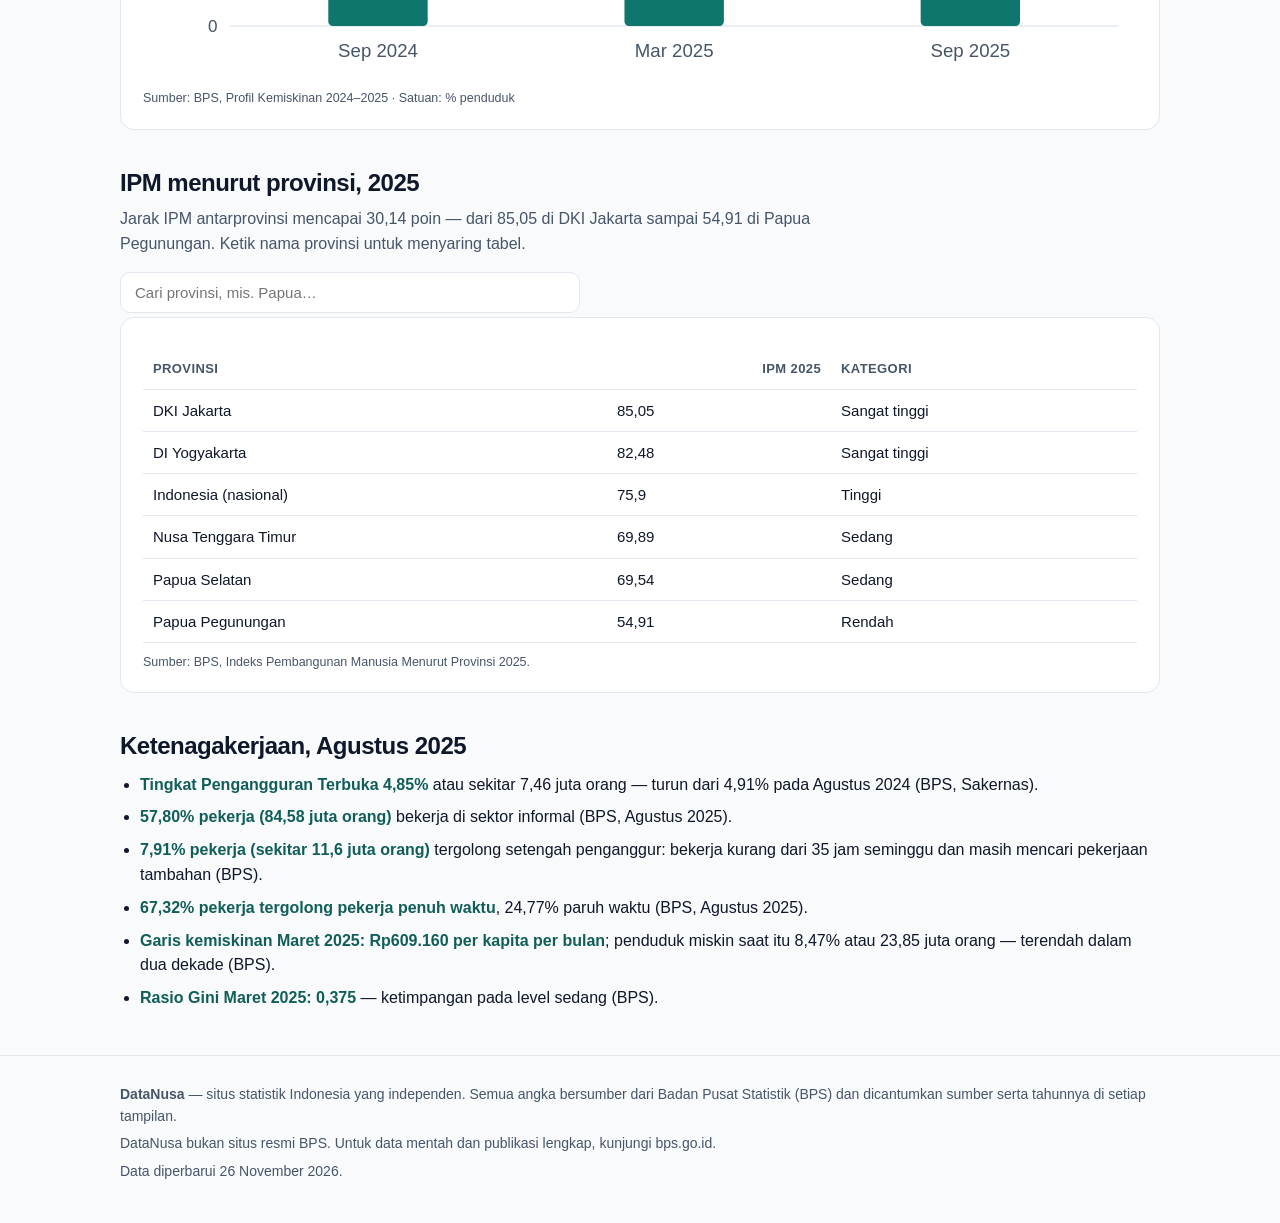
<file: app/sosial.html>
<!DOCTYPE html>
<html lang="id">
<head>
<meta charset="utf-8">
<meta name="viewport" content="width=device-width, initial-scale=1">
<title>Sosial — DataNusa · Statistik Indonesia</title>
<meta name="description" content="IPM, kemiskinan, pengangguran, dan ketenagakerjaan Indonesia dari BPS.">
<link rel="stylesheet" href="style.css">
</head>
<body>
<header class="site-header">
  <div class="wrap">
    <a class="brand" href="index.html">Data<span>Nusa</span></a>
    <span class="tagline">Statistik Indonesia, satu pintu</span>
    <nav class="site-nav" aria-label="Navigasi utama">
      <a href="index.html">Beranda</a>
      <a href="ekonomi.html">Ekonomi</a>
      <a href="penduduk.html">Kependudukan</a>
      <a href="sosial.html">Sosial</a>
      <a href="perdagangan.html">Perdagangan</a>
    </nav>
  </div>
</header>

<main class="wrap">
  <div class="hero">
    <h1>Sosial: hidup, kerja, dan kesejahteraan</h1>
    <p class="lede">Indeks Pembangunan Manusia Indonesia mencapai 75,90 pada 2025 — kategori “tinggi”.
    Pada saat yang sama, 8,25 persen penduduk masih miskin (September 2025) dan 4,85 persen
    angkatan kerja menganggur (Agustus 2025).</p>
    <p class="updated">Sumber: BPS — IPM 2025 (rilis 5 November 2025), Kemiskinan September 2025, Sakernas Agustus 2025.</p>
  </div>

  <div class="kpi-grid" aria-label="Angka utama sosial">
    <div class="kpi">
      <div class="kpi-label">IPM 2025</div>
      <div class="kpi-value">75,90</div>
      <div class="kpi-source">BPS · kategori Tinggi</div>
    </div>
    <div class="kpi">
      <div class="kpi-label">Umur harapan hidup</div>
      <div class="kpi-value">74,47 <span class="kpi-unit">tahun</span></div>
      <div class="kpi-source">BPS, 2025</div>
    </div>
    <div class="kpi">
      <div class="kpi-label">Penduduk miskin</div>
      <div class="kpi-value">8,25 <span class="kpi-unit">%</span></div>
      <div class="kpi-source">BPS, September 2025</div>
    </div>
    <div class="kpi">
      <div class="kpi-label">Pengangguran terbuka</div>
      <div class="kpi-value">4,85 <span class="kpi-unit">%</span></div>
      <div class="kpi-source">BPS, Agustus 2025</div>
    </div>
  </div>

  <section class="block">
    <h2>Pembangunan manusia dan kemiskinan</h2>
    <div class="card">
      <h3>Indeks Pembangunan Manusia, 2010–2025</h3>
      <div class="controls">
        <span class="toggle-group" data-toggle-for="chart-hdi">
          <button type="button" data-chart-type="bar" aria-pressed="true">Batang</button>
          <button type="button" data-chart-type="line" aria-pressed="false">Garis</button>
        </span>
        <button type="button" class="text-button" data-table-toggle="table-hdi" aria-expanded="false">Tampilkan tabel data</button>
      </div>
      <div class="chart-box" id="chart-hdi" data-chart="hdi" data-type="bar"></div>
      <p class="chart-source"></p>
      <table class="data hidden" id="table-hdi">
        <thead><tr><th>Tahun</th><th class="num">IPM</th><th>Pembentuknya</th></tr></thead>
        <tbody>
          <tr><td>2010</td><td class="num">66,53</td><td>—</td></tr>
          <tr><td>2020</td><td class="num">72,81</td><td>—</td></tr>
          <tr><td>2024</td><td class="num">75,02</td><td>UHH 74,15 tahun</td></tr>
          <tr><td>2025</td><td class="num">75,90</td><td>UHH 74,47 thn · HLS 13,30 thn · RLS 9,07 thn</td></tr>
        </tbody>
      </table>
    </div>

    <div class="card">
      <h3>Penduduk miskin, Sep 2024 – Sep 2025 (% penduduk)</h3>
      <div class="controls">
        <span class="toggle-group" data-toggle-for="chart-poverty">
          <button type="button" data-chart-type="bar" aria-pressed="true">Batang</button>
          <button type="button" data-chart-type="line" aria-pressed="false">Garis</button>
        </span>
      </div>
      <div class="chart-box" id="chart-poverty" data-chart="poverty" data-type="bar"></div>
      <p class="chart-source"></p>
    </div>
  </section>

  <section class="block">
    <h2>IPM menurut provinsi, 2025</h2>
    <p class="intro">Jarak IPM antarprovinsi mencapai 30,14 poin — dari 85,05 di DKI Jakarta sampai
    54,91 di Papua Pegunungan. Ketik nama provinsi untuk menyaring tabel.</p>
    <div class="search-box">
      <input type="search" id="province-search" placeholder="Cari provinsi, mis. Papua…" aria-label="Cari provinsi">
    </div>
    <div class="card">
      <table class="data">
        <thead><tr><th>Provinsi</th><th class="num">IPM 2025</th><th>Kategori</th></tr></thead>
        <tbody id="province-hdi-body"></tbody>
      </table>
      <p class="note hidden" id="province-hdi-body-empty">Tidak ada provinsi yang cocok dengan pencarian Anda.</p>
      <p class="chart-source">Sumber: BPS, Indeks Pembangunan Manusia Menurut Provinsi 2025.</p>
    </div>
  </section>

  <section class="block">
    <h2>Ketenagakerjaan, Agustus 2025</h2>
    <ul class="facts">
      <li><strong>Tingkat Pengangguran Terbuka 4,85%</strong> atau sekitar 7,46 juta orang — turun dari 4,91% pada Agustus 2024 (BPS, Sakernas).</li>
      <li><strong>57,80% pekerja (84,58 juta orang)</strong> bekerja di sektor informal (BPS, Agustus 2025).</li>
      <li><strong>7,91% pekerja (sekitar 11,6 juta orang)</strong> tergolong setengah penganggur: bekerja kurang dari 35 jam seminggu dan masih mencari pekerjaan tambahan (BPS).</li>
      <li><strong>67,32% pekerja tergolong pekerja penuh waktu</strong>, 24,77% paruh waktu (BPS, Agustus 2025).</li>
      <li><strong>Garis kemiskinan Maret 2025: Rp609.160 per kapita per bulan</strong>; penduduk miskin saat itu 8,47% atau 23,85 juta orang — terendah dalam dua dekade (BPS).</li>
      <li><strong>Rasio Gini Maret 2025: 0,375</strong> — ketimpangan pada level sedang (BPS).</li>
    </ul>
  </section>
</main>

<footer class="site-footer">
  <div class="wrap">
    <p><strong>DataNusa</strong> — situs statistik Indonesia yang independen. Semua angka bersumber dari Badan Pusat Statistik (BPS) dan dicantumkan sumber serta tahunnya di setiap tampilan.</p>
    <p>DataNusa bukan situs resmi BPS. Untuk data mentah dan publikasi lengkap, kunjungi bps.go.id.</p>
    <p>Data diperbarui 26 November 2026.</p>
  </div>
</footer>

<script type="module" src="app.js"></script>
</body>
</html>
</file>
<file: app/style.css>
/* DataNusa — Statistik Indonesia, satu pintu.
   Original design: deep teal + warm amber on paper white, system type. */
:root {
  --teal: #0f766e;
  --teal-dark: #115e59;
  --teal-soft: #ccfbf1;
  --amber: #d97706;
  --ink: #0f172a;
  --muted: #475569;
  --line: #e2e8f0;
  --paper: #f8fafc;
  --card: #ffffff;
  --radius: 14px;
}

* { box-sizing: border-box; }

body {
  margin: 0;
  font-family: -apple-system, BlinkMacSystemFont, "Segoe UI", Roboto, "Helvetica Neue", Arial, sans-serif;
  color: var(--ink);
  background: var(--paper);
  line-height: 1.55;
}

a { color: var(--teal-dark); }
a:hover { color: var(--amber); }

.wrap { max-width: 1080px; margin: 0 auto; padding: 0 20px; }

/* Header */
.site-header {
  background: var(--teal-dark);
  color: #fff;
  padding: 18px 0 0;
  position: sticky;
  top: 0;
  z-index: 10;
}
.site-header .wrap { display: flex; flex-wrap: wrap; align-items: baseline; gap: 8px 20px; }
.brand { font-size: 28px; font-weight: 800; letter-spacing: -0.5px; color: #fff; text-decoration: none; }
.brand span { color: #fbbf24; }
.tagline { color: #ccfbf1; font-size: 14px; }
.site-nav { display: flex; flex-wrap: wrap; gap: 4px; margin-top: 14px; padding-bottom: 0; }
.site-nav a {
  color: #e0f2fe; text-decoration: none; font-weight: 600; font-size: 15px;
  padding: 10px 14px; border-radius: 10px 10px 0 0;
}
.site-nav a:hover { background: rgba(255, 255, 255, 0.12); color: #fff; }
.site-nav a[aria-current="page"] { background: var(--paper); color: var(--teal-dark); }

/* Hero */
.hero { padding: 36px 0 8px; }
.hero h1 { font-size: 40px; line-height: 1.12; margin: 0 0 12px; letter-spacing: -1px; }
.hero p.lede { font-size: 18px; color: var(--muted); max-width: 720px; margin: 0 0 8px; }
.updated { font-size: 13px; color: var(--muted); }

/* KPI cards */
.kpi-grid {
  display: grid; grid-template-columns: repeat(4, 1fr); gap: 14px;
  margin: 26px 0;
}
.kpi {
  background: var(--card); border: 1px solid var(--line); border-radius: var(--radius);
  padding: 16px 18px;
}
.kpi .kpi-label { font-size: 13px; color: var(--muted); font-weight: 600; text-transform: uppercase; letter-spacing: 0.4px; }
.kpi .kpi-value { font-size: 30px; font-weight: 800; letter-spacing: -0.5px; margin: 4px 0 2px; color: var(--teal-dark); }
.kpi .kpi-unit { font-size: 14px; color: var(--muted); }
.kpi .kpi-source { font-size: 12px; color: var(--muted); margin-top: 6px; }

/* Sections and cards */
section.block { margin: 34px 0; }
section.block > h2 { font-size: 24px; margin: 0 0 6px; letter-spacing: -0.5px; }
section.block > p.intro { color: var(--muted); margin: 0 0 16px; max-width: 760px; }
.card {
  background: var(--card); border: 1px solid var(--line); border-radius: var(--radius);
  padding: 20px 22px; margin-bottom: 16px;
}
.card h3 { margin: 0 0 4px; font-size: 19px; }
.chart-source { font-size: 12.5px; color: var(--muted); margin: 10px 0 0; }
.chart-box { margin-top: 8px; }
.chart-box svg { display: block; }

/* Controls */
.controls { display: flex; flex-wrap: wrap; gap: 8px; margin: 10px 0 4px; }
.toggle-group { display: inline-flex; border: 1px solid var(--line); border-radius: 999px; overflow: hidden; }
.toggle-group button {
  border: 0; background: #fff; padding: 8px 16px; font-size: 14px; font-weight: 600;
  color: var(--muted); cursor: pointer;
}
.toggle-group button[aria-pressed="true"] { background: var(--teal); color: #fff; }
.text-button {
  border: 1px solid var(--line); background: #fff; border-radius: 999px;
  padding: 8px 16px; font-size: 14px; font-weight: 600; color: var(--teal-dark); cursor: pointer;
}
.text-button:hover { border-color: var(--teal); }

/* Tables */
table.data { width: 100%; border-collapse: collapse; font-size: 15px; margin-top: 12px; }
table.data th, table.data td { text-align: left; padding: 9px 10px; border-bottom: 1px solid var(--line); }
table.data th { color: var(--muted); font-size: 13px; text-transform: uppercase; letter-spacing: 0.4px; }
table.data td.num, table.data th.num { text-align: right; font-variant-numeric: tabular-nums; }

/* Search */
.search-box { margin: 14px 0 4px; }
.search-box input {
  width: 100%; max-width: 460px; padding: 11px 14px; font-size: 15px;
  border: 1px solid var(--line); border-radius: 10px; background: #fff; color: var(--ink);
}
.search-box input:focus { outline: 2px solid var(--teal); outline-offset: 1px; }

/* Indicator index */
ul.index { list-style: none; padding: 0; margin: 12px 0 0; }
ul.index li {
  display: grid; grid-template-columns: 1fr auto; gap: 2px 16px;
  padding: 12px 4px; border-bottom: 1px solid var(--line);
}
ul.index li a { font-weight: 700; font-size: 16px; text-decoration: none; }
ul.index li strong { font-size: 16px; text-align: right; }
ul.index li span { grid-column: 1 / -1; font-size: 13px; color: var(--muted); }

/* Fact list */
ul.facts { margin: 8px 0 0; padding-left: 20px; }
ul.facts li { margin-bottom: 8px; }
ul.facts li strong { color: var(--teal-dark); }

/* Footer */
.site-footer { border-top: 1px solid var(--line); margin-top: 44px; padding: 22px 0 34px; color: var(--muted); font-size: 14px; }
.site-footer p { margin: 6px 0; }

.hidden { display: none !important; }
.note { font-size: 13px; color: var(--muted); }

/* Phone layout */
@media (max-width: 720px) {
  .hero h1 { font-size: 29px; }
  .hero p.lede { font-size: 16px; }
  .kpi-grid { grid-template-columns: repeat(2, 1fr); gap: 10px; }
  .kpi .kpi-value { font-size: 24px; }
  .site-nav a { padding: 9px 10px; font-size: 14px; }
  .card { padding: 16px; }
  table.data { font-size: 14px; }
  ul.index li { grid-template-columns: 1fr; }
  ul.index li strong { text-align: left; }
}
</file>
